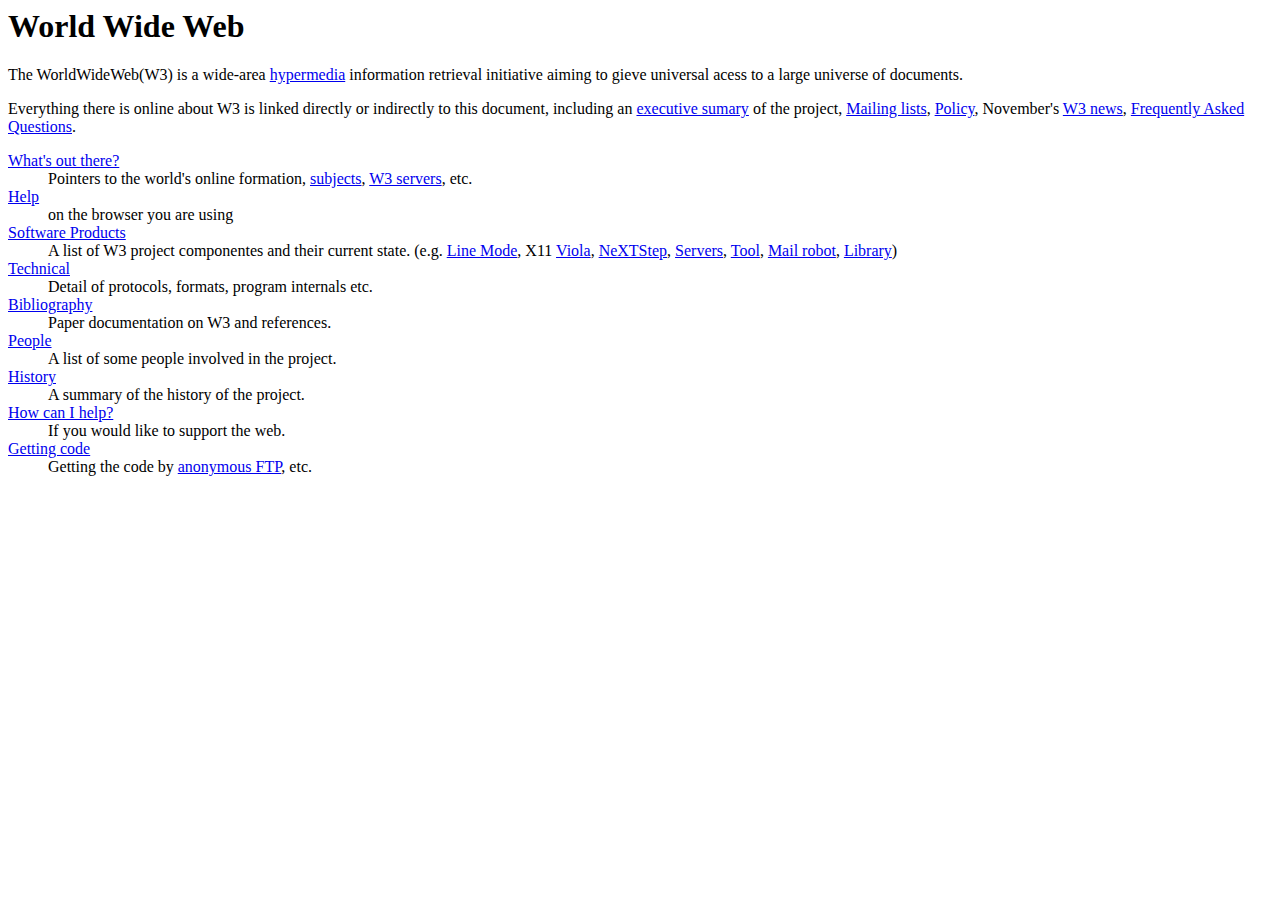
<file: index.html>
<html lang="pt-br">
<head> <!--Início da seção de cabeçalho-->
    <meta charset="UTF-8">
    <meta name="viewport" content="width=device-width, initial-scale=1.0">
    <title>Primeira Página Web</title> <!-- Título da aba no navegador-->
</head>
<body> <!--Início do corpo da página-->
    <h1>World Wide Web</h1> <!--Título principal da página-->
    <p>The WorldWideWeb(W3) is a wide-area <!--Incio do parágrafo-->
        <a href="https://info.cern.ch/hypertext/WWW/WhatIs.html" target="_blank">hypermedia</a> information retrieval initiative aiming to gieve universal acess to a large universe of documents. </p>

    <p>Everything there is online about W3 is linked directly or indirectly to this document, including an 
        <a href="https://info.cern.ch/hypertext/WWW/Summary.html" target="_blank">executive sumary</a> of the project, 
        <a href="https://info.cern.ch/hypertext/WWW/Administration/Mailing/Overview.html" target="_blank">Mailing lists</a>, 
        <a href="https://info.cern.ch/hypertext/WWW/Policy.html" target="_blank">Policy</a>, November's 
        <a href="https://info.cern.ch/hypertext/WWW/News/9211.html" target="_blank">W3 news</a>, 
        <a href="https://info.cern.ch/hypertext/WWW/FAQ/List.html" target="_blank">Frequently Asked Questions</a>.</p>

    <dl> <!--Início de uma lista de definições-->
        <dt> <!--Título de definição da lista-->
            <a href="https://info.cern.ch/hypertext/DataSources/Top.html" target="_blank">What's out there?</a>
        </dt>

        <dd>Pointers to the world's online formation,  <!--Definição do título acima-->
            <a href="https://info.cern.ch/hypertext/DataSources/bySubject/Overview.html" target="_blank">subjects</a>, 
            <a href="https://info.cern.ch/hypertext/DataSources/WWW/Servers.html" target="_blank">W3 servers</a>, etc.
        </dd>

        <dt>
            <a href="https://info.cern.ch/hypertext/WWW/Help.html" target="_blank">Help</a>
        </dt>
        <dd>on the browser you are using</dd>

        <dt><a href="https://info.cern.ch/hypertext/WWW/Status.html" target="_blank">Software Products</a></dt>

        <dd>
            A list of W3 project componentes and their current state. (e.g.
            <a href="https://info.cern.ch/hypertext/WWW/LineMode/Browser.html" target="_blank">Line Mode</a>, X11 
            <a href="https://info.cern.ch/hypertext/WWW/Status.html#35" target="_blank">Viola</a>, 
            <a href="https://info.cern.ch/hypertext/WWW/NeXT/WorldWideWeb.html" target="_blank">NeXTStep</a>, 
            <a href="https://info.cern.ch/hypertext/WWW/Daemon/Overview.html" target="_blank">Servers</a>, 
            <a href="https://info.cern.ch/hypertext/WWW/Tools/Overview.html" target="_blank">Tool</a>, 
            <a href="https://info.cern.ch/hypertext/WWW/MailRobot/Overview.html" target="_blank">Mail robot</a>, 
            <a href="https://info.cern.ch/hypertext/WWW/Status.html#57" target="_blank">Library</a>)
        </dd>

        <dt>
            <a href="https://info.cern.ch/hypertext/WWW/Technical.html" target="_blank">Technical</a>
        </dt>
        <dd>Detail of protocols, formats, program internals etc.</dd>

        <dt>
            <a href="https://info.cern.ch/hypertext/WWW/Bibliography.html" target="_blank">Bibliography</a>
        </dt>
        <dd>
            Paper documentation on W3 and references.
        </dd>

        <dt>
            <a href="https://info.cern.ch/hypertext/WWW/People.html" target="_blank">People</a>
        </dt>
        <dd>
            A list of some people involved in the project.
        </dd>

        <dt>
            <a href="https://info.cern.ch/hypertext/WWW/History.html" target="_blank">History</a>
        </dt>
        <dd>
            A summary of the history of the project.
        </dd>
        <dt>
            <a href="https://info.cern.ch/hypertext/WWW/Helping.html" target="_blank">How can I help?</a>
        </dt>
        <dd>
            If you would like to support the web.
        </dd>

        <dt>
            <a href="https://info.cern.ch/hypertext/README.html" target="_blank">Getting code</a>
        </dt>
        <dd>
            Getting the code by 
            <a href="https://info.cern.ch/hypertext/WWW/LineMode/Defaults/Distribution.html" target="_blank">anonymous FTP</a>, etc.
        </dd>
    </dl>
</body>
</html>
</file>
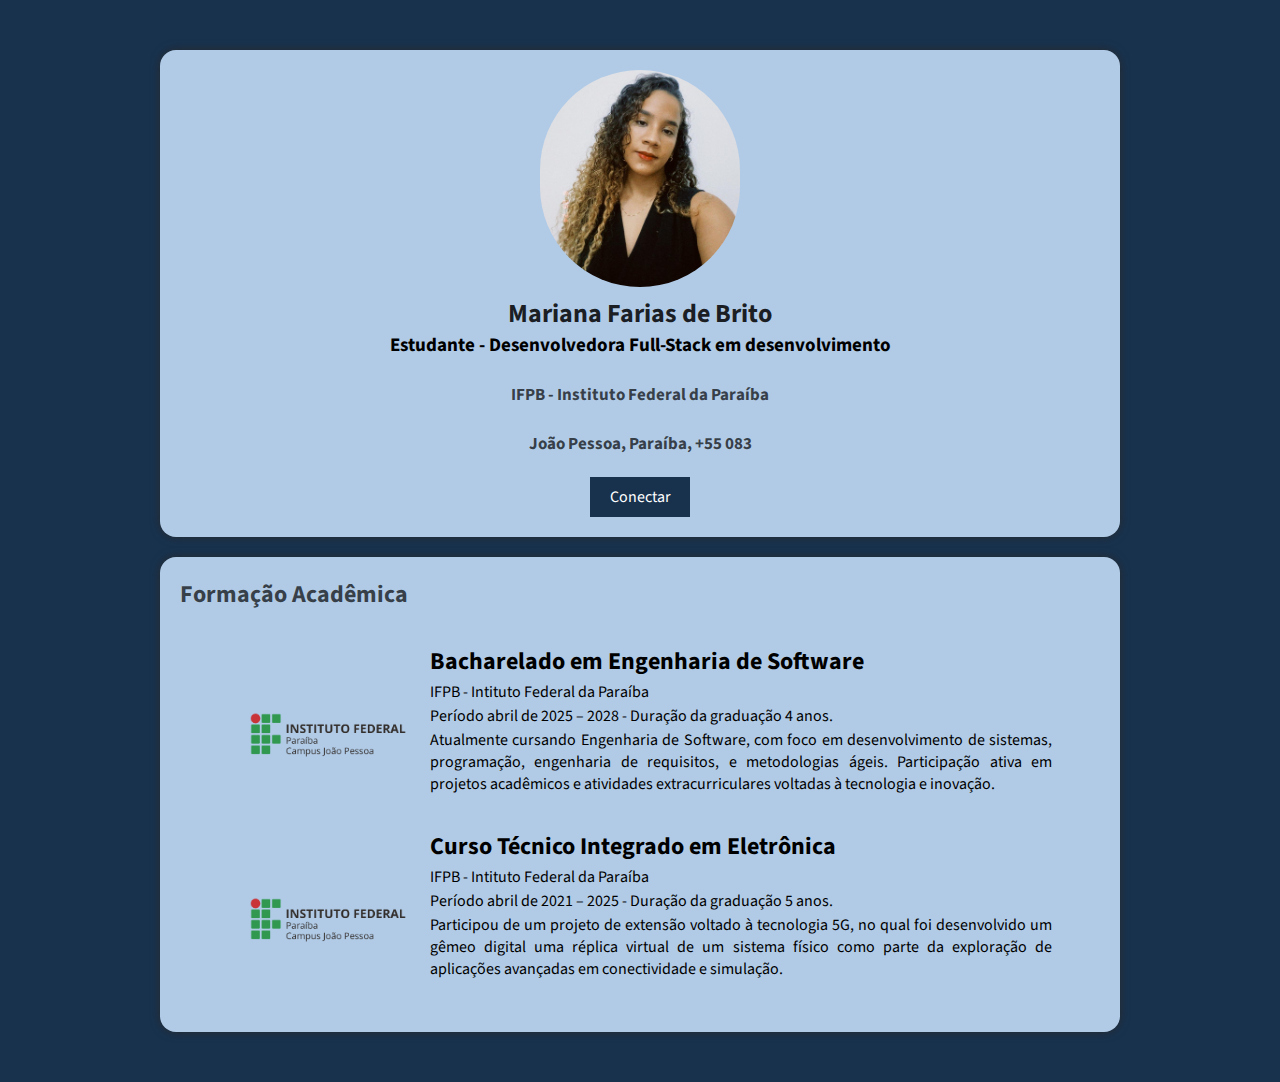
<file: site/index.html>
<!-- https://www.linkedin.com/in/wozniaksteve/ -->
<!DOCTYPE html>
<html lang="pt-br">
<head>
  <meta charset="UTF-8">
  <meta name="viewport" content="width=device-width, initial-scale=1.0">
  <meta http-equiv="X-UA-Compatible" content="ie=edge"> 
  <title>Document</title>
  <link rel="stylesheet" href="css/style.css">
  <link rel="stylesheet" href="https://fonts.googleapis.com/css?family=Source+Sans+Pro">
  <link rel="preconnect" href="https://fonts.googleapis.com">
  <link rel="preconnect" href="https://fonts.gstatic.com" crossorigin>
  <link href="https://fonts.googleapis.com/css2?family=Merriweather:ital,opsz,wght@0,18..144,300..900;1,18..144,300..900&display=swap" rel="stylesheet">
</head>
<body>
  <div id="main">

    <div class="section cover">
      <img src="img/Foto-Mariana-Farias-de-Brito-Eletrônica-Copia.jpg" alt="Steve">
      <h1>Mariana Farias de Brito</h1>
      <h2>Estudante - Desenvolvedora Full-Stack em desenvolvimento</h2>
      <h3>IFPB - Instituto Federal da Paraíba</h3>
      <h3>João Pessoa, Paraíba, +55 083</h3>
      <div class="button">Conectar</div>
    </div>

    <div class="section profile-detail">
      <h3 class="title">Formação Acadêmica</h3>
      <table>
        <thead>
          <tr>
            <th></th>
            <th class="title">Bacharelado em Engenharia de Software</th>
          </tr>
        </thead>
        <tbody>
          <tr>
            <td rowspan="4">
              <img src="img/image.png" alt="IFPB">
            </td>
            <td>IFPB - Intituto Federal da Paraíba</td>
          </tr>
          <tr>
            <td>Período abril de 2025 – 2028 - Duração da graduação 4 anos.</td>
          </tr>
          <tr>
            <td class="last-cell">Atualmente cursando Engenharia de Software, com foco em desenvolvimento de sistemas, programação, engenharia de requisitos, e metodologias ágeis. Participação ativa em projetos acadêmicos e atividades extracurriculares voltadas à tecnologia e inovação.</td>
          </tr>
        </tbody>
      </table>
      <table>
        <thead>
          <tr>
            <th></th>
            <th class="title">Curso Técnico Integrado em Eletrônica</th>
          </tr>
        </thead>
        <tbody>
          <tr>
            <td rowspan="4">
              <img src="img/image.png" alt="IFPB">
            </td>
            <td>IFPB - Intituto Federal da Paraíba</td>
          </tr>
          <tr>
            <td>Período abril de 2021 – 2025 - Duração da graduação 5 anos.</td>
          </tr>
          <tr>
            <td class="last-cell">
            Participou de um projeto de extensão voltado à tecnologia 5G, no qual foi desenvolvido um gêmeo digital uma réplica virtual de um sistema físico como parte da exploração de aplicações avançadas em conectividade e simulação.</td>
          </tr>
        </tbody>
      </table>
    </div>
  </div>
</body>
</html>
</file>
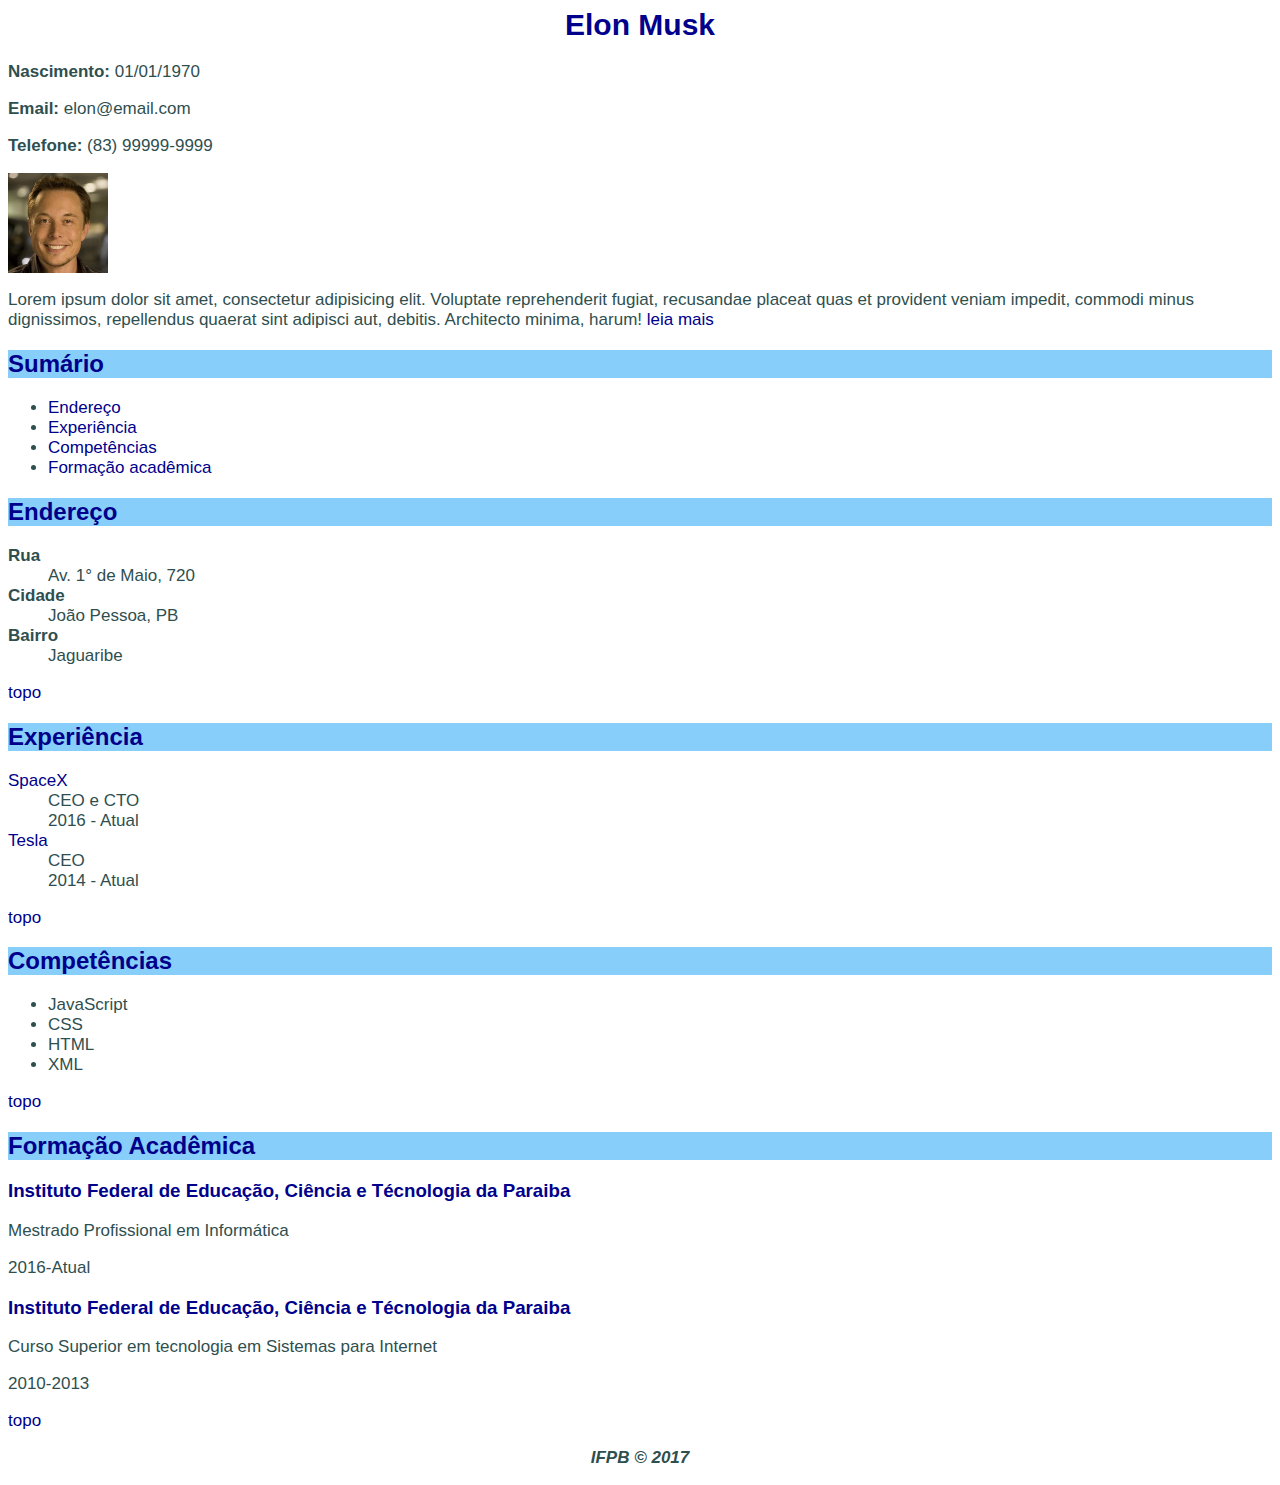
<file: curriculo-vitae/curriculo.html>
<html lang="pt-br">
<head>
    <meta charset="UTF-8">
    <meta http-equiv="X-UA-Compatible" content="IE=edge">
    <meta name="viewport" content="width=device-width, initial-scale=1.0">
    <link rel="stylesheet" href="/curriculo-vitae/css/curriculo.css">
    <title>Currículo Vitae</title>
</head>

<body id="topo">
    <h1>Elon Musk</h1>
    <p><strong>Nascimento:</strong> 01/01/1970</p>
    <p><strong>Email:</strong> elon@email.com</p>
    <p><strong>Telefone:</strong> (83) 99999-9999</p>
    <img width = "100" heigth = "100" src="img/elon.jpg" alt="Foto curriculo">

    <p>Lorem ipsum dolor sit amet, consectetur adipisicing elit. 
        Voluptate reprehenderit fugiat, recusandae placeat quas et provident veniam impedit, 
        commodi minus dignissimos, repellendus quaerat sint adipisci aut, debitis. 
        Architecto minima, harum!
        <a href="pages/resumo.html">leia mais</a>
    </p>

    <h2 id="sumario">Sumário
        <a href="sumario">§</a>
    </h2>
    <ul>
        <li><a href="#endereço">Endereço</a></li>
        <li><a href="#experiencia">Experiência</a></li>
        <li><a href="#competencias">Competências</a></li>
        <li><a href="#formacao">Formação acadêmica</a></li>
    </ul>

    <h2 id="Endereço">
        Endereço
        <a href="#endereço">§</a>
    </h2>
    <dl>
        <dt><strong>Rua</strong></dt>
        <dd>Av. 1° de Maio, 720</dd>

        <dt><strong>Cidade</strong></dt>
        <dd>João Pessoa, PB</dd>

        <dt><strong>Bairro</strong></dt>
        <dd>Jaguaribe</dd> 
    </dl>

    <p><a href="#topo">topo</a></p>

    <h2 id="experiencia">
        Experiência
        <a href="experiencia">§</a>
    </h2>
    <dl>
        <dt><a href="https://www.spacex.com/">SpaceX</a></dt>
        <dd>CEO e CTO</dd>
        <dd>2016 - Atual</dd>

        <dt><a href="https://www.tesla.com/">Tesla</a></dt>
        <dd>CEO</dd>
        <dd>2014 - Atual</dd> 
    </dl>

    <p><a href="#topo">topo</a></p>

    <h2 id="competencias">
        Competências
        <a href="#competencias">§</a>
    </h2>
    <ul>
        <li>JavaScript</li>
        <li>CSS</li>
        <li>HTML</li>
        <li>XML</li>
    </ul>

    <p><a href="#topo">topo</a></p>

    <h2 id="formacao_academica">
        Formação Acadêmica
        <a href="#formacao_academica">§</a>
    </h2>

    <h3><a href="https://estudante.ifpb.edu.br/">Instituto Federal de Educação, Ciência e Técnologia da Paraiba</a></h3>
    <p>Mestrado Profissional em Informática</p>
    <p>2016-Atual</p>

    <h3><a href="https://estudante.ifpb.edu.br/">Instituto Federal de Educação, Ciência e Técnologia da Paraiba</a></h3>
    <p>Curso Superior em tecnologia em Sistemas para Internet</p>
    <p>2010-2013</p>

    <p><a href="#topo">topo</a></p>    

    <footer>
        <p>IFPB &copy 2017</p>
    </footer>
    
</body>
</html>
</file>
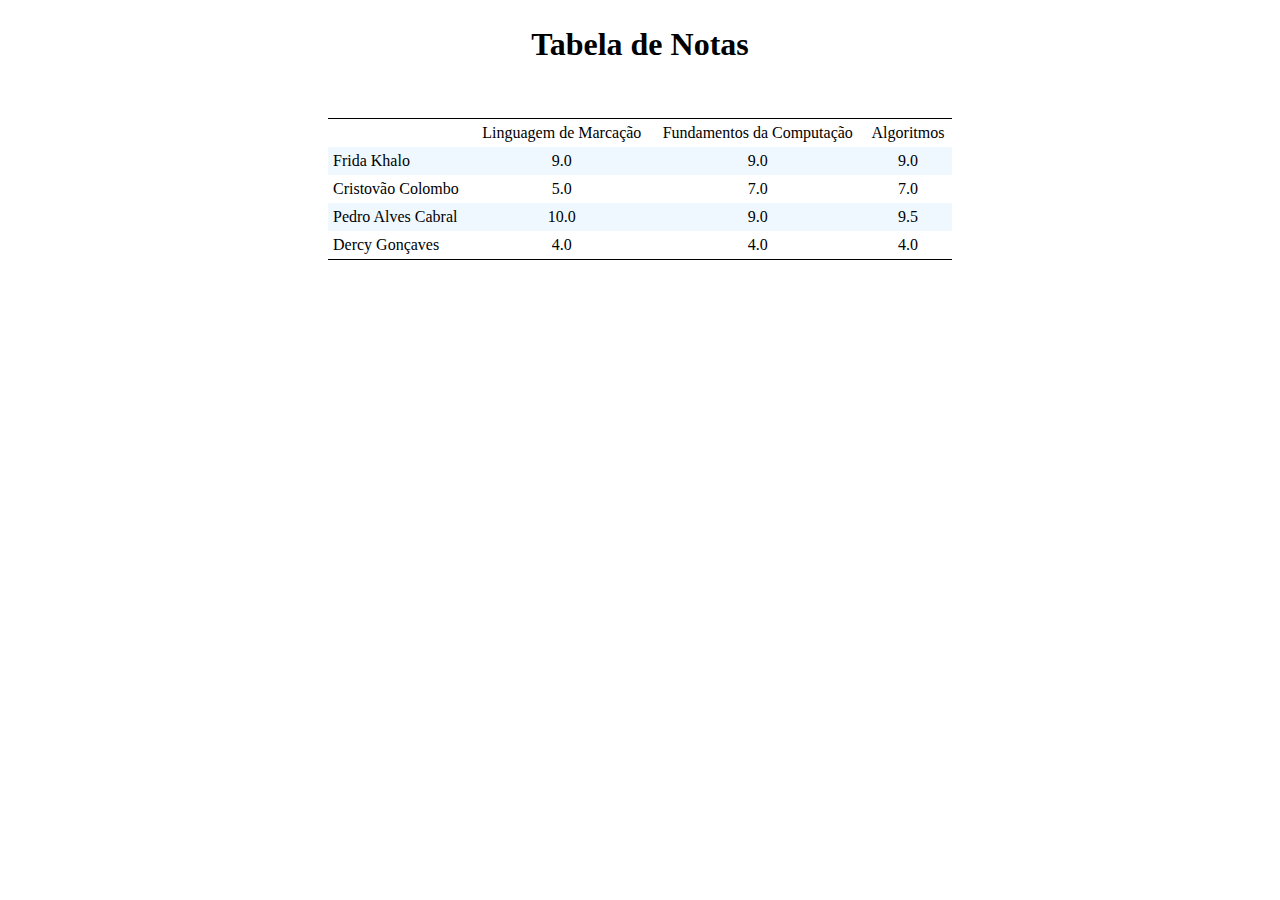
<file: estilizando tabela/tabela_notas.html>
<html lang="pt-br">
<head>
    <meta charset="UTF-8">
    <meta name="viewport" content="width=device-width, initial-scale=1.0">
    <title>Document</title>
    <link rel="stylesheet" href="tabela_notas.css">
</head>
<body>
    <h1>Tabela de Notas</h1>
    <table>
        <thead>
            <tr>
                <td id="sem_borda"></td>
                <td>Linguagem de Marcação</td>
                <td>Fundamentos da Computação</td>
                <td>Algoritmos</td>
            </tr>
        </thead>
        <tbody>
            <tr class="impar">
                <td class="nome">Frida Khalo</td>
                <td>9.0</td>
                <td>9.0</td>
                <td>9.0</td>
            </tr>
            <tr>
                <td class="nome">Cristovão Colombo</td>
                <td>5.0</td>
                <td>7.0</td>
                <td>7.0</td>
            </tr>
            <tr class="impar">
                <td class="nome">Pedro Alves Cabral</td>
                <td>10.0</td>
                <td>9.0</td>
                <td>9.5</td>
            </tr>
            <tr>
                <td class="nome">Dercy Gonçaves</td>
                <td>4.0</td>
                <td>4.0</td>
                <td>4.0</td>
            </tr>
        </tbody>
        </thead>
    </table>
</body>
</html>
</file>
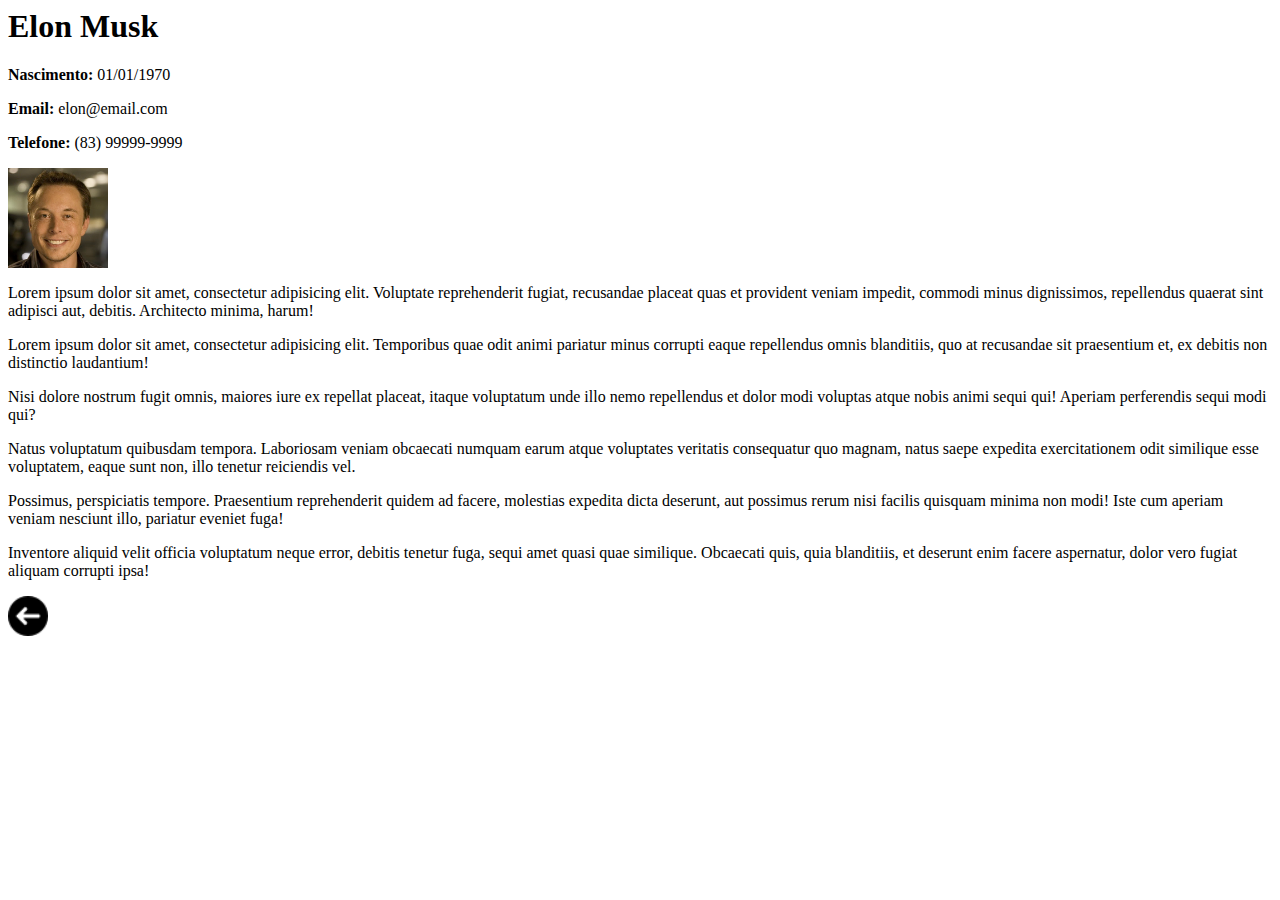
<file: curriculo-vitae/pages/resumo.html>
<html lang="pt-br">
<head>
    <meta charset="UTF-8">
    <meta http-equiv="X-UA-Compatible" content="IE=edge">
    <meta name="viewport" content="width=device-width, initial-scale=1.0">
    <title>Resumo</title>
</head>
<body>
    <h1>Elon Musk</h1>
    <p><strong>Nascimento:</strong> 01/01/1970</p>
    <p><strong>Email:</strong> elon@email.com</p>
    <p><strong>Telefone:</strong> (83) 99999-9999</p>
    <img width = "100" heigth = "100" src="../img/elon.jpg" alt="Foto curriculo">

    <p>Lorem ipsum dolor sit amet, consectetur adipisicing elit. Voluptate reprehenderit fugiat, recusandae placeat quas et provident veniam impedit, commodi minus dignissimos, repellendus quaerat sint adipisci aut, debitis. Architecto minima, harum!</p>

    <p>Lorem ipsum dolor sit amet, consectetur adipisicing elit. Temporibus quae odit animi pariatur minus corrupti eaque repellendus omnis blanditiis, quo at recusandae sit praesentium et, ex debitis non distinctio laudantium!</p>

    <p>Nisi dolore nostrum fugit omnis, maiores iure ex repellat placeat, itaque voluptatum unde illo nemo repellendus et dolor modi voluptas atque nobis animi sequi qui! Aperiam perferendis sequi modi qui?</p>

    <p>Natus voluptatum quibusdam tempora. Laboriosam veniam obcaecati numquam earum atque voluptates veritatis consequatur quo magnam, natus saepe expedita exercitationem odit similique esse voluptatem, eaque sunt non, illo tenetur reiciendis vel.</p>

    <p>Possimus, perspiciatis tempore. Praesentium reprehenderit quidem ad facere, molestias expedita dicta deserunt, aut possimus rerum nisi facilis quisquam minima non modi! Iste cum aperiam veniam nesciunt illo, pariatur eveniet fuga!</p>

    <p>Inventore aliquid velit officia voluptatum neque error, debitis tenetur fuga, sequi amet quasi quae similique. Obcaecati quis, quia blanditiis, et deserunt enim facere aspernatur, dolor vero fugiat aliquam corrupti ipsa!</p>

    <a href="../curriculo.html">
        <img src="../img/voltar.png" alt="Voltar" width="40">
    </a>
</body>
</html>
</file>
<file: site/css/style.css>
*{
  padding: 0;
  margin: 0;
  list-style-type: none;
}

body{
  background-color: #18324e;
  display: block;
  margin: 8px;
  font-family: 'Source Sans Pro', sans-serif;
}

#main{ 
  width: 960px;
  margin: 50px auto;
}

div {
  display: block;
  unicode-bidi: isolate;
}

.cover{
  text-align: center;
  line-height: 2rem;
}

.section {
  background-color: #b1cbe7;
  padding: 20px;
  margin: 20px 0;
  border-radius: 1rem;
  box-shadow: 0 0 10px rgba(41, 41, 41, 0.9);
}

.section h1 {
  font-size: 26px;
  color: rgba(0,0,0,.85);
}

.section h2 {
  margin-bottom: 4px;
  font-size: 19px;
}

.section h3 {
  color: rgba(0,0,0,.7);
  font-size: 17px;
}

h3{
  display: block;
  font-size: 1.17rem;
  margin-block-start: 1em;
  margin-block-end: 1em;
  margin-inline-start: 0px;
  margin-inline-end: 0px;
  font-weight: bold;
  unicode-bidi: isolate;
}

.section-cover{
  text-align: center;
  padding: 40px 20px;
  width: 600px;
  height: 100%;
  line-height: 2.8rem;
  border-radius: 1.8rem;
}

img{
  overflow-clip-margin: content-box;
  overflow: clip;
  border-radius: 100px;
  box-shadow: #000;
  width: 200px;
  height: auto;
  margin: auto;
}

.profile-detail table{
  width: 90%;
  margin: auto;
  text-align: left;
  margin-bottom: 30px;
}

table{
  border-collapse: separate;
  display: table;
  box-sizing: border-box;
  text-indent: initial;
  unicode-bidi: isolate;
  border-spacing: 2px;
  border-color: gray;
}

.profile-detail .title {
  margin: 0;
  margin-bottom: 30px;
  font-size: 1.2em;
}

.profile-detail .title {
  font-size: 1.5em;
  width: 90%;
}

thead {
  display: table-header-group;
  vertical-align: middle;
  border-color: inherit;
  unicode-bidi: isolate;
}

tr {
  display: table-row;
  vertical-align: inherit;
  border-color: inherit;
  unicode-bidi: isolate;
}

th {
  font-weight: bold;
  vertical-align: inherit;
  display: table-cell;
  text-align: -internal-center;
  unicode-bidi: isolate;
}

td {
  vertical-align: inherit;
  display: table-cell;
  unicode-bidi: isolate;
  text-align: justify;
}

.button {
  width: 100px;
  margin: auto;
  background-color: #18324e;
  color: #fff;
  height: 40px;
  vertical-align: middle;
  line-height: 40px;
  text-align: center;
}

.button:hover {
  background-color: #3c7dc3;
}
</file>
<file: curriculo-vitae/css/curriculo.css>
body {
    color: darkslategrey;
    font-family: Arial, sans-serif;
    font-size: 17px;
}

h1 {
    font-size: 30px;
    color: darkblue;
    text-align: center;
}

h2 {
    font-size: 24px;
    background-color: lightskyblue;
    color: darkblue;
}

a, a:visited {
    color: darkblue;
    text-decoration: none;
}

a:hover {
    text-decoration: underline;
}

h1 a, h1 a:visited {
    color: white;
    text-decoration: none;
}

h2 a, h2 a:visited {
    color: lightskyblue;
    text-decoration: none;
}

h1 a:hover,
h2 a:hover {
    color: darkblue;
    text-decoration: underline;
}

h3{
    font-size: 1.17rem;
    font-weight: bold;
}

footer {
    font-weight: bold;
    font-style: italic;
    text-align: center;
    display: block;
}
</file>
<file: estilizando tabela/tabela_notas.css>
*{
    padding: 0;
    margin: 0;
    list-style-type: none;
}

body{
    display: block;
    margin: 8px;
    padding: 8px;
}

h1{
    text-align: center;
    font-family: 'Times New Roman', Times, serif;
    color: #000;
    padding: 5px;
    margin: 5px;
}

table {
    width: 50%;
    text-align: center;
    border-collapse: collapse;
    margin: auto;
    min-width: 300px;
    margin-top: 50px;
    border-top: 1px solid #000;
    border-bottom: 1px solid #000;
    border-spacing: 2px;
}

.impar {
    background-color: rgb(240, 248, 255)
}

.nome {
    text-align: left;
}

td {
    padding: 5px;
}
</file>
